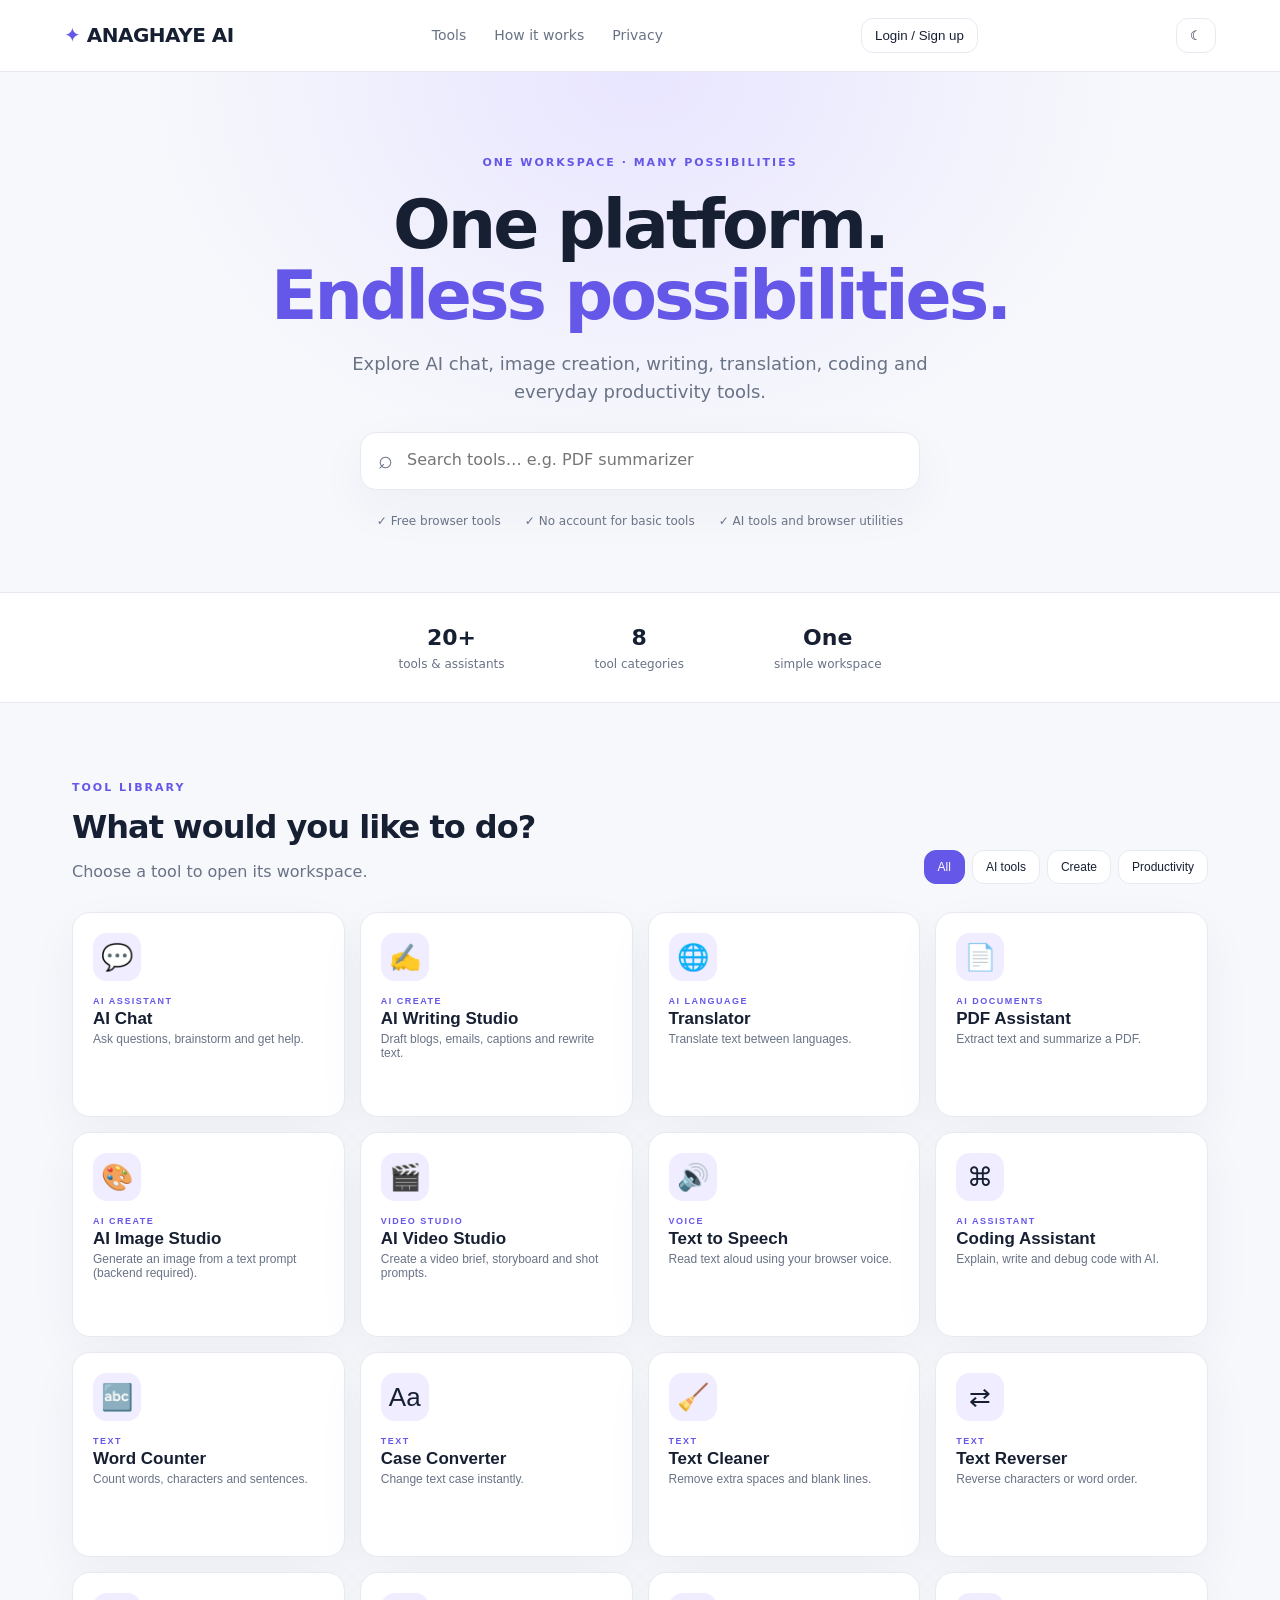
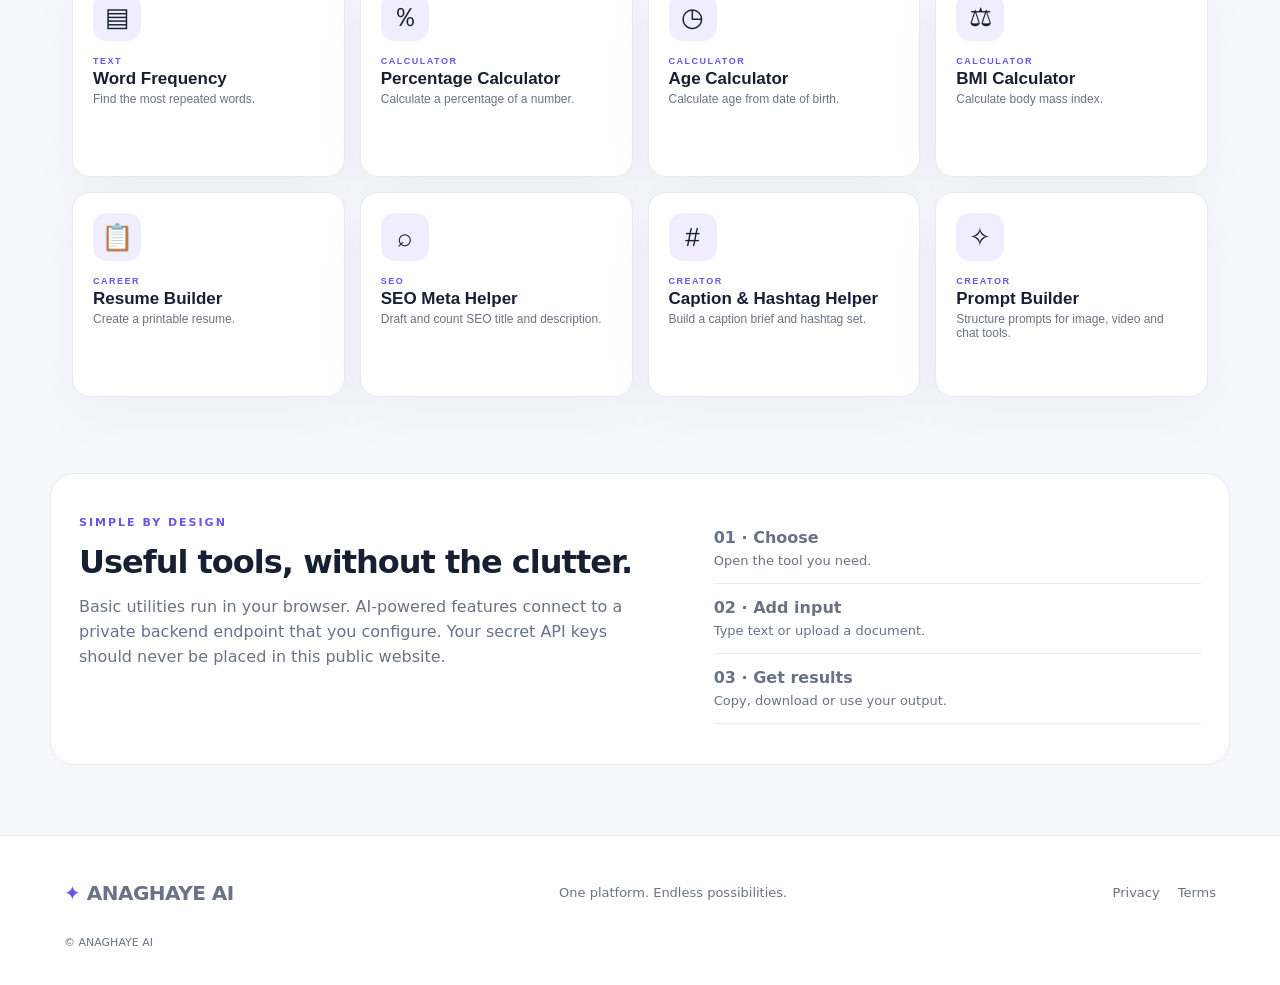
<file: index.html>
<!doctype html>
<html lang="en">
<head>
<meta charset="utf-8">
<meta name="viewport" content="width=device-width,initial-scale=1">
<meta name="description" content="ANAGHAYE AI: an all-in-one platform for AI chat, image generation, writing, translation, coding, PDF assistance and productivity tools.">
<meta name="theme-color" content="#111827">
<title>ANAGHAYE AI — One Platform, Endless Possibilities</title>
<link rel="stylesheet" href="styles.css">

<style>
#accountArea {
  display: flex;
  align-items: center;
}

#accountButton {
  white-space: nowrap;
}

.cloud-chat-layout {
  display: grid;
  grid-template-columns: minmax(170px,230px) minmax(0,1fr);
  gap: 16px;
  align-items: start;
}

.chat-history {
  border: 1px solid var(--line,#ddd);
  border-radius: 12px;
  padding: 10px;
  max-height: 420px;
  overflow: auto;
}

.chat-history-row {
  display: flex;
  gap: 5px;
  align-items: center;
  margin-top: 8px;
  flex-wrap: wrap;
}

.chat-history-row button {
  font-size: 12px;
  padding: 7px 9px;
}

.chat-workspace {
  min-width: 0;
}

#chatHistoryList {
  margin-top: 8px;
}

#authBody .actions {
  display: flex;
  gap: 8px;
  flex-wrap: wrap;
}

#authBody .hint {
  margin-top: 10px;
}

@media(max-width:700px) {
  .cloud-chat-layout {
    grid-template-columns: 1fr;
  }

  .chat-history {
    max-height: 180px;
  }
}
</style>
</head>

<body>

<header class="top">
  <a class="logo" href="#home">✦ <b>ANAGHAYE AI</b></a>

  <nav>
    <a href="#tools">Tools</a>
    <a href="#how">How it works</a>
    <a href="privacy.html">Privacy</a>
  </nav>

  <div id="accountArea">
    <button id="accountButton" class="ghost">Login / Sign up</button>
  </div>

  <button id="theme" class="ghost" aria-label="Toggle theme">☾</button>
</header>

<main id="home">

<section class="hero">
  <div class="eyebrow">ONE WORKSPACE · MANY POSSIBILITIES</div>

  <h1>One platform.<br><span>Endless possibilities.</span></h1>

  <p>Explore AI chat, image creation, writing, translation, coding and everyday productivity tools.</p>

  <div class="search">
    <span>⌕</span>
    <input id="search" placeholder="Search tools… e.g. PDF summarizer" aria-label="Search tools">
  </div>

  <div class="hero-tags">
    <span>✓ Free browser tools</span>
    <span>✓ No account for basic tools</span>
    <span>✓ AI tools and browser utilities</span>
  </div>
</section>

<section class="stats">
  <div><b>20+</b><span>tools & assistants</span></div>
  <div><b>8</b><span>tool categories</span></div>
  <div><b>One</b><span>simple workspace</span></div>
</section>

<section id="tools" class="section">

  <div class="section-head">
    <div>
      <div class="eyebrow dark">TOOL LIBRARY</div>
      <h2>What would you like to do?</h2>
      <p>Choose a tool to open its workspace.</p>
    </div>

    <div class="filters">
      <button class="active" data-filter="all">All</button>
      <button data-filter="ai">AI tools</button>
      <button data-filter="create">Create</button>
      <button data-filter="productivity">Productivity</button>
    </div>
  </div>

  <div id="grid" class="grid">

    <button class="tile" data-id="chat" data-cat="ai" data-key="chat assistant ask questions brainstorm">
      <i>💬</i><small>AI ASSISTANT</small><b>AI Chat</b>
      <span>Ask questions, brainstorm and get help.</span>
    </button>

    <button class="tile" data-id="writer" data-cat="ai create" data-key="writer blog email social post rewrite">
      <i>✍️</i><small>AI CREATE</small><b>AI Writing Studio</b>
      <span>Draft blogs, emails, captions and rewrite text.</span>
    </button>

    <button class="tile" data-id="translator" data-cat="ai productivity" data-key="translate language hindi english">
      <i>🌐</i><small>AI LANGUAGE</small><b>Translator</b>
      <span>Translate text between languages.</span>
    </button>

    <button class="tile" data-id="pdf" data-cat="ai productivity" data-key="pdf summarize document reader">
      <i>📄</i><small>AI DOCUMENTS</small><b>PDF Assistant</b>
      <span>Extract text and summarize a PDF.</span>
    </button>

    <button class="tile" data-id="image" data-cat="ai create" data-key="image generator text to image art">
      <i>🎨</i><small>AI CREATE</small><b>AI Image Studio</b>
      <span>Generate an image from a text prompt (backend required).</span>
    </button>

    <button class="tile" data-id="video" data-cat="create" data-key="video generator script storyboard prompt">
      <i>🎬</i><small>VIDEO STUDIO</small><b>AI Video Studio</b>
      <span>Create a video brief, storyboard and shot prompts.</span>
    </button>

    <button class="tile" data-id="voice" data-cat="create productivity" data-key="voice text to speech speak aloud">
      <i>🔊</i><small>VOICE</small><b>Text to Speech</b>
      <span>Read text aloud using your browser voice.</span>
    </button>

    <button class="tile" data-id="code" data-cat="ai productivity" data-key="coding assistant html css javascript debug">
      <i>⌘</i><small>AI ASSISTANT</small><b>Coding Assistant</b>
      <span>Explain, write and debug code with AI.</span>
    </button>

    <button class="tile" data-id="word" data-cat="productivity" data-key="word counter characters sentences">
      <i>🔤</i><small>TEXT</small><b>Word Counter</b>
      <span>Count words, characters and sentences.</span>
    </button>

    <button class="tile" data-id="case" data-cat="productivity" data-key="case converter uppercase lowercase">
      <i>Aa</i><small>TEXT</small><b>Case Converter</b>
      <span>Change text case instantly.</span>
    </button>

    <button class="tile" data-id="clean" data-cat="productivity" data-key="text cleaner whitespace clean">
      <i>🧹</i><small>TEXT</small><b>Text Cleaner</b>
      <span>Remove extra spaces and blank lines.</span>
    </button>

    <button class="tile" data-id="reverse" data-cat="productivity" data-key="reverse text words">
      <i>⇄</i><small>TEXT</small><b>Text Reverser</b>
      <span>Reverse characters or word order.</span>
    </button>

    <button class="tile" data-id="frequency" data-cat="productivity" data-key="word frequency repeated words">
      <i>▤</i><small>TEXT</small><b>Word Frequency</b>
      <span>Find the most repeated words.</span>
    </button>

    <button class="tile" data-id="percentage" data-cat="productivity" data-key="percentage calculator percent">
      <i>％</i><small>CALCULATOR</small><b>Percentage Calculator</b>
      <span>Calculate a percentage of a number.</span>
    </button>

    <button class="tile" data-id="age" data-cat="productivity" data-key="age calculator date birth">
      <i>◷</i><small>CALCULATOR</small><b>Age Calculator</b>
      <span>Calculate age from date of birth.</span>
    </button>

    <button class="tile" data-id="bmi" data-cat="productivity" data-key="bmi calculator body mass index">
      <i>⚖</i><small>CALCULATOR</small><b>BMI Calculator</b>
      <span>Calculate body mass index.</span>
    </button>

    <button class="tile" data-id="resume" data-cat="create productivity" data-key="resume cv builder printable">
      <i>📋</i><small>CAREER</small><b>Resume Builder</b>
      <span>Create a printable resume.</span>
    </button>

    <button class="tile" data-id="seo" data-cat="create productivity" data-key="seo meta title description">
      <i>⌕</i><small>SEO</small><b>SEO Meta Helper</b>
      <span>Draft and count SEO title and description.</span>
    </button>

    <button class="tile" data-id="caption" data-cat="create" data-key="caption social instagram youtube">
      <i>#</i><small>CREATOR</small><b>Caption & Hashtag Helper</b>
      <span>Build a caption brief and hashtag set.</span>
    </button>

    <button class="tile" data-id="prompt" data-cat="create" data-key="prompt builder image video chatgpt">
      <i>✧</i><small>CREATOR</small><b>Prompt Builder</b>
      <span>Structure prompts for image, video and chat tools.</span>
    </button>

  </div>

  <p id="empty" class="empty hidden">No matching tools. Try another search.</p>

</section>

<section id="how" class="how">
  <div>
    <div class="eyebrow dark">SIMPLE BY DESIGN</div>
    <h2>Useful tools, without the clutter.</h2>
    <p>Basic utilities run in your browser. AI-powered features connect to a private backend endpoint that you configure. Your secret API keys should never be placed in this public website.</p>
  </div>

  <div class="how-list">
    <p><b>01 · Choose</b><span>Open the tool you need.</span></p>
    <p><b>02 · Add input</b><span>Type text or upload a document.</span></p>
    <p><b>03 · Get results</b><span>Copy, download or use your output.</span></p>
  </div>
</section>

</main>

<footer>
  <a class="logo" href="#home">✦ <b>ANAGHAYE AI</b></a>
  <p>One platform. Endless possibilities.</p>

  <div>
    <a href="privacy.html">Privacy</a>
    <a href="terms.html">Terms</a>
  </div>

  <small>© <span id="year"></span> ANAGHAYE AI</small>
</footer>

<!-- ACCOUNT LOGIN / SIGNUP MODAL -->
<div id="authModal" class="overlay hidden" role="dialog" aria-modal="true" aria-labelledby="authTitle">
  <div class="dialog">

    <div class="dialog-head">
      <div>
        <small>ANAGHAYE AI ACCOUNT</small>
        <h2 id="authTitle">Welcome</h2>
      </div>

      <button id="authClose" class="close" aria-label="Close">×</button>
    </div>

    <div id="authBody"></div>

  </div>
</div>

<!-- EXISTING TOOL MODAL -->
<div id="modal" class="overlay hidden" role="dialog" aria-modal="true" aria-labelledby="modalTitle">
  <div class="dialog">

    <div class="dialog-head">
      <div>
        <small id="modalTag">TOOL</small>
        <h2 id="modalTitle">Tool</h2>
      </div>

      <button id="close" class="close" aria-label="Close">×</button>
    </div>

    <div id="body"></div>

  </div>
</div>

<div id="toast" class="toast" role="status"></div>

<script src="app.js"></script>

</body>
</html>
</file>
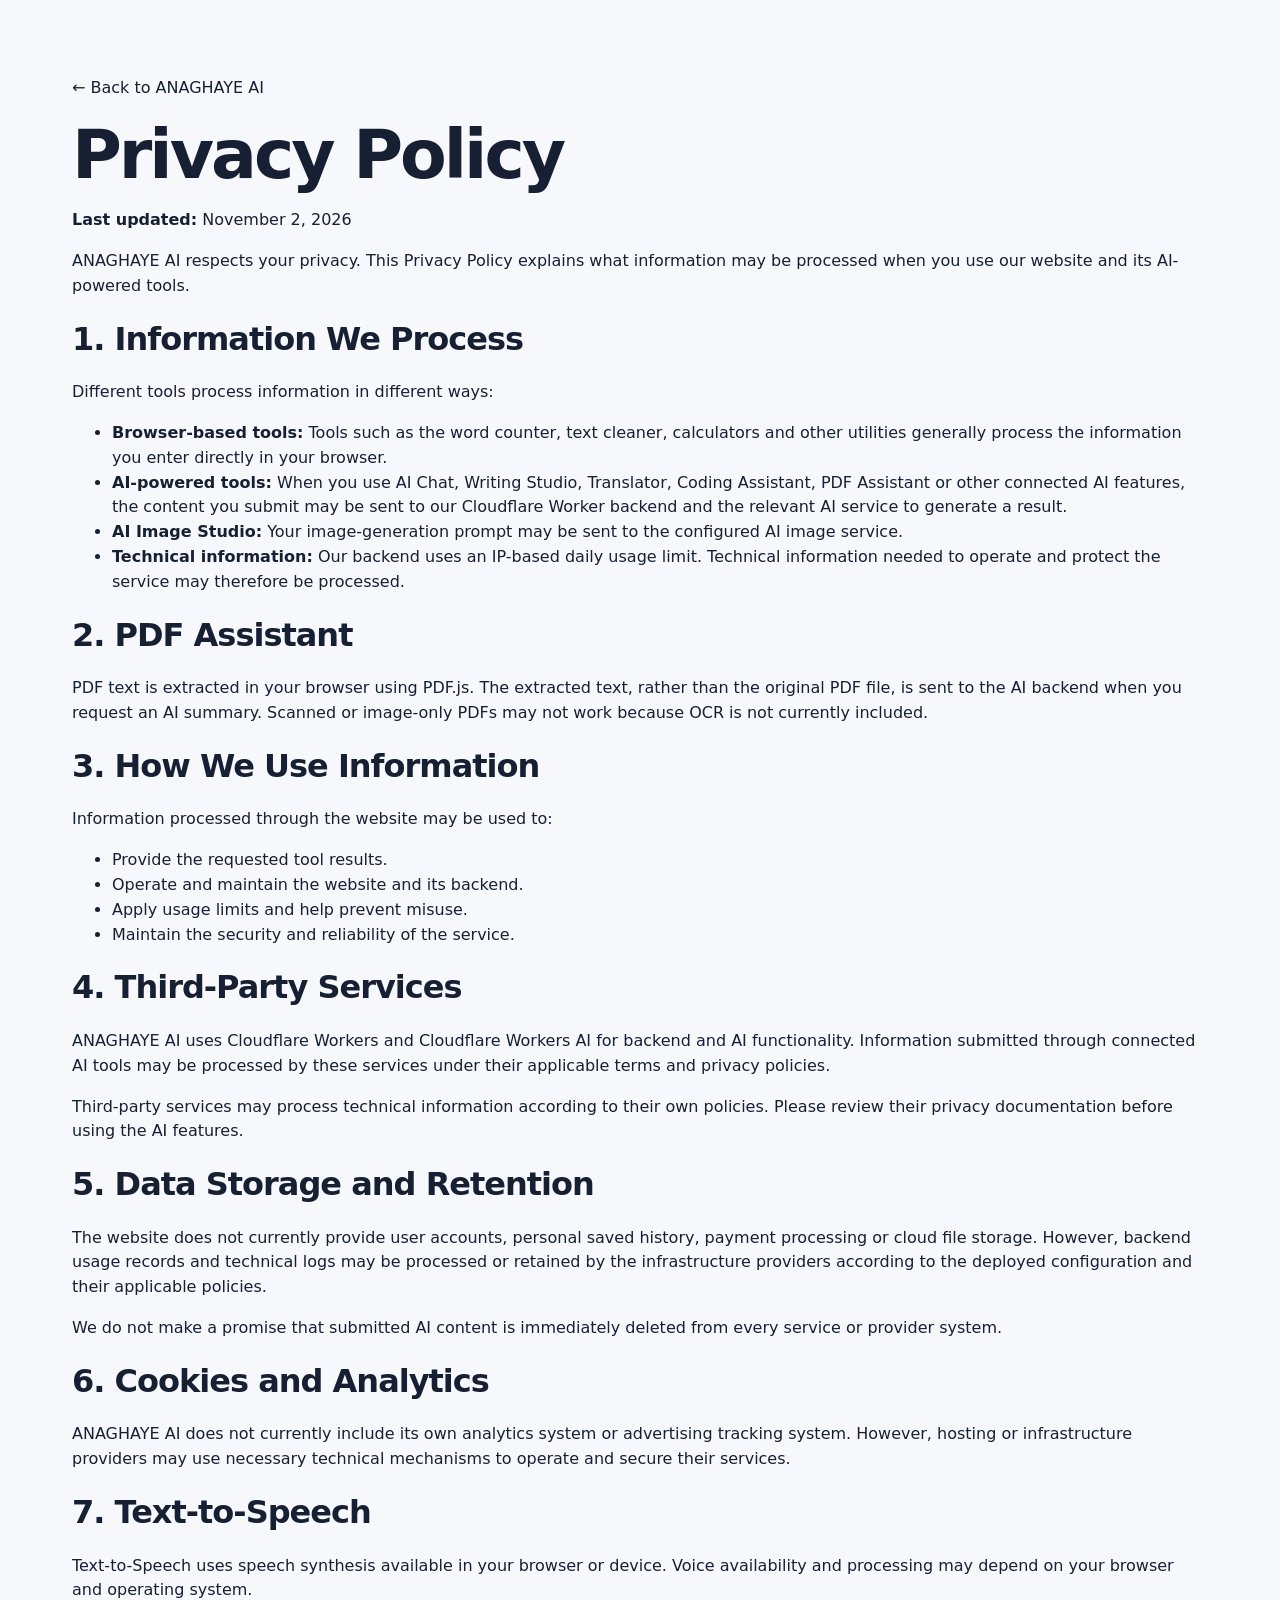
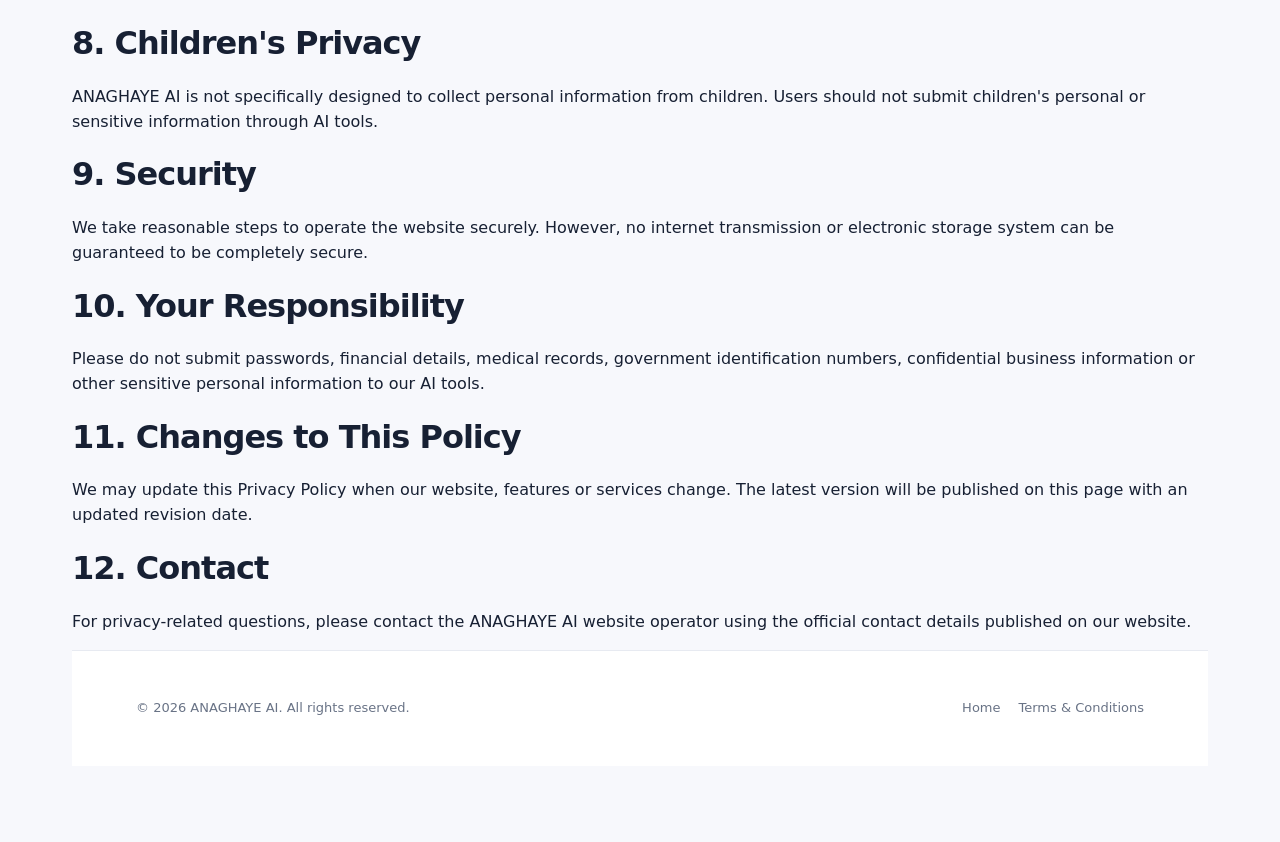
<file: privacy.html>
<!doctype html>
<html lang="en">
<head>
  <meta charset="utf-8">
  <meta name="viewport" content="width=device-width, initial-scale=1">
  <meta name="description" content="Privacy Policy for ANAGHAYE AI. Learn how information is processed when using our AI tools.">
  <title>Privacy Policy — ANAGHAYE AI</title>
  <link rel="stylesheet" href="styles.css">
</head>
<body>
  <main class="section">
    <a href="index.html">← Back to ANAGHAYE AI</a>

    <h1>Privacy Policy</h1>
    <p><strong>Last updated:</strong> November 2, 2026</p>

    <p>
      ANAGHAYE AI respects your privacy. This Privacy Policy explains
      what information may be processed when you use our website and
      its AI-powered tools.
    </p>

    <h2>1. Information We Process</h2>
    <p>
      Different tools process information in different ways:
    </p>
    <ul>
      <li>
        <strong>Browser-based tools:</strong> Tools such as the word
        counter, text cleaner, calculators and other utilities generally
        process the information you enter directly in your browser.
      </li>
      <li>
        <strong>AI-powered tools:</strong> When you use AI Chat,
        Writing Studio, Translator, Coding Assistant, PDF Assistant
        or other connected AI features, the content you submit may be
        sent to our Cloudflare Worker backend and the relevant AI service
        to generate a result.
      </li>
      <li>
        <strong>AI Image Studio:</strong> Your image-generation prompt
        may be sent to the configured AI image service.
      </li>
      <li>
        <strong>Technical information:</strong> Our backend uses an
        IP-based daily usage limit. Technical information needed to
        operate and protect the service may therefore be processed.
      </li>
    </ul>

    <h2>2. PDF Assistant</h2>
    <p>
      PDF text is extracted in your browser using PDF.js. The extracted
      text, rather than the original PDF file, is sent to the AI backend
      when you request an AI summary. Scanned or image-only PDFs may
      not work because OCR is not currently included.
    </p>

    <h2>3. How We Use Information</h2>
    <p>Information processed through the website may be used to:</p>
    <ul>
      <li>Provide the requested tool results.</li>
      <li>Operate and maintain the website and its backend.</li>
      <li>Apply usage limits and help prevent misuse.</li>
      <li>Maintain the security and reliability of the service.</li>
    </ul>

    <h2>4. Third-Party Services</h2>
    <p>
      ANAGHAYE AI uses Cloudflare Workers and Cloudflare Workers AI
      for backend and AI functionality. Information submitted through
      connected AI tools may be processed by these services under
      their applicable terms and privacy policies.
    </p>
    <p>
      Third-party services may process technical information according
      to their own policies. Please review their privacy documentation
      before using the AI features.
    </p>

    <h2>5. Data Storage and Retention</h2>
    <p>
      The website does not currently provide user accounts, personal
      saved history, payment processing or cloud file storage.
      However, backend usage records and technical logs may be
      processed or retained by the infrastructure providers according
      to the deployed configuration and their applicable policies.
    </p>
    <p>
      We do not make a promise that submitted AI content is immediately
      deleted from every service or provider system.
    </p>

    <h2>6. Cookies and Analytics</h2>
    <p>
      ANAGHAYE AI does not currently include its own analytics system
      or advertising tracking system. However, hosting or infrastructure
      providers may use necessary technical mechanisms to operate and
      secure their services.
    </p>

    <h2>7. Text-to-Speech</h2>
    <p>
      Text-to-Speech uses speech synthesis available in your browser
      or device. Voice availability and processing may depend on
      your browser and operating system.
    </p>

    <h2>8. Children's Privacy</h2>
    <p>
      ANAGHAYE AI is not specifically designed to collect personal
      information from children. Users should not submit children's
      personal or sensitive information through AI tools.
    </p>

    <h2>9. Security</h2>
    <p>
      We take reasonable steps to operate the website securely.
      However, no internet transmission or electronic storage system
      can be guaranteed to be completely secure.
    </p>

    <h2>10. Your Responsibility</h2>
    <p>
      Please do not submit passwords, financial details, medical
      records, government identification numbers, confidential
      business information or other sensitive personal information
      to our AI tools.
    </p>

    <h2>11. Changes to This Policy</h2>
    <p>
      We may update this Privacy Policy when our website, features
      or services change. The latest version will be published on
      this page with an updated revision date.
    </p>

    <h2>12. Contact</h2>
    <p>
      For privacy-related questions, please contact the ANAGHAYE AI
      website operator using the official contact details published
      on our website.
    </p>

    <footer>
      <p>© 2026 ANAGHAYE AI. All rights reserved.</p>
      <div>
        <a href="index.html">Home</a>
        <a href="terms.html">Terms & Conditions</a>
      </div>
    </footer>
  </main>
</body>
</html>
</file>
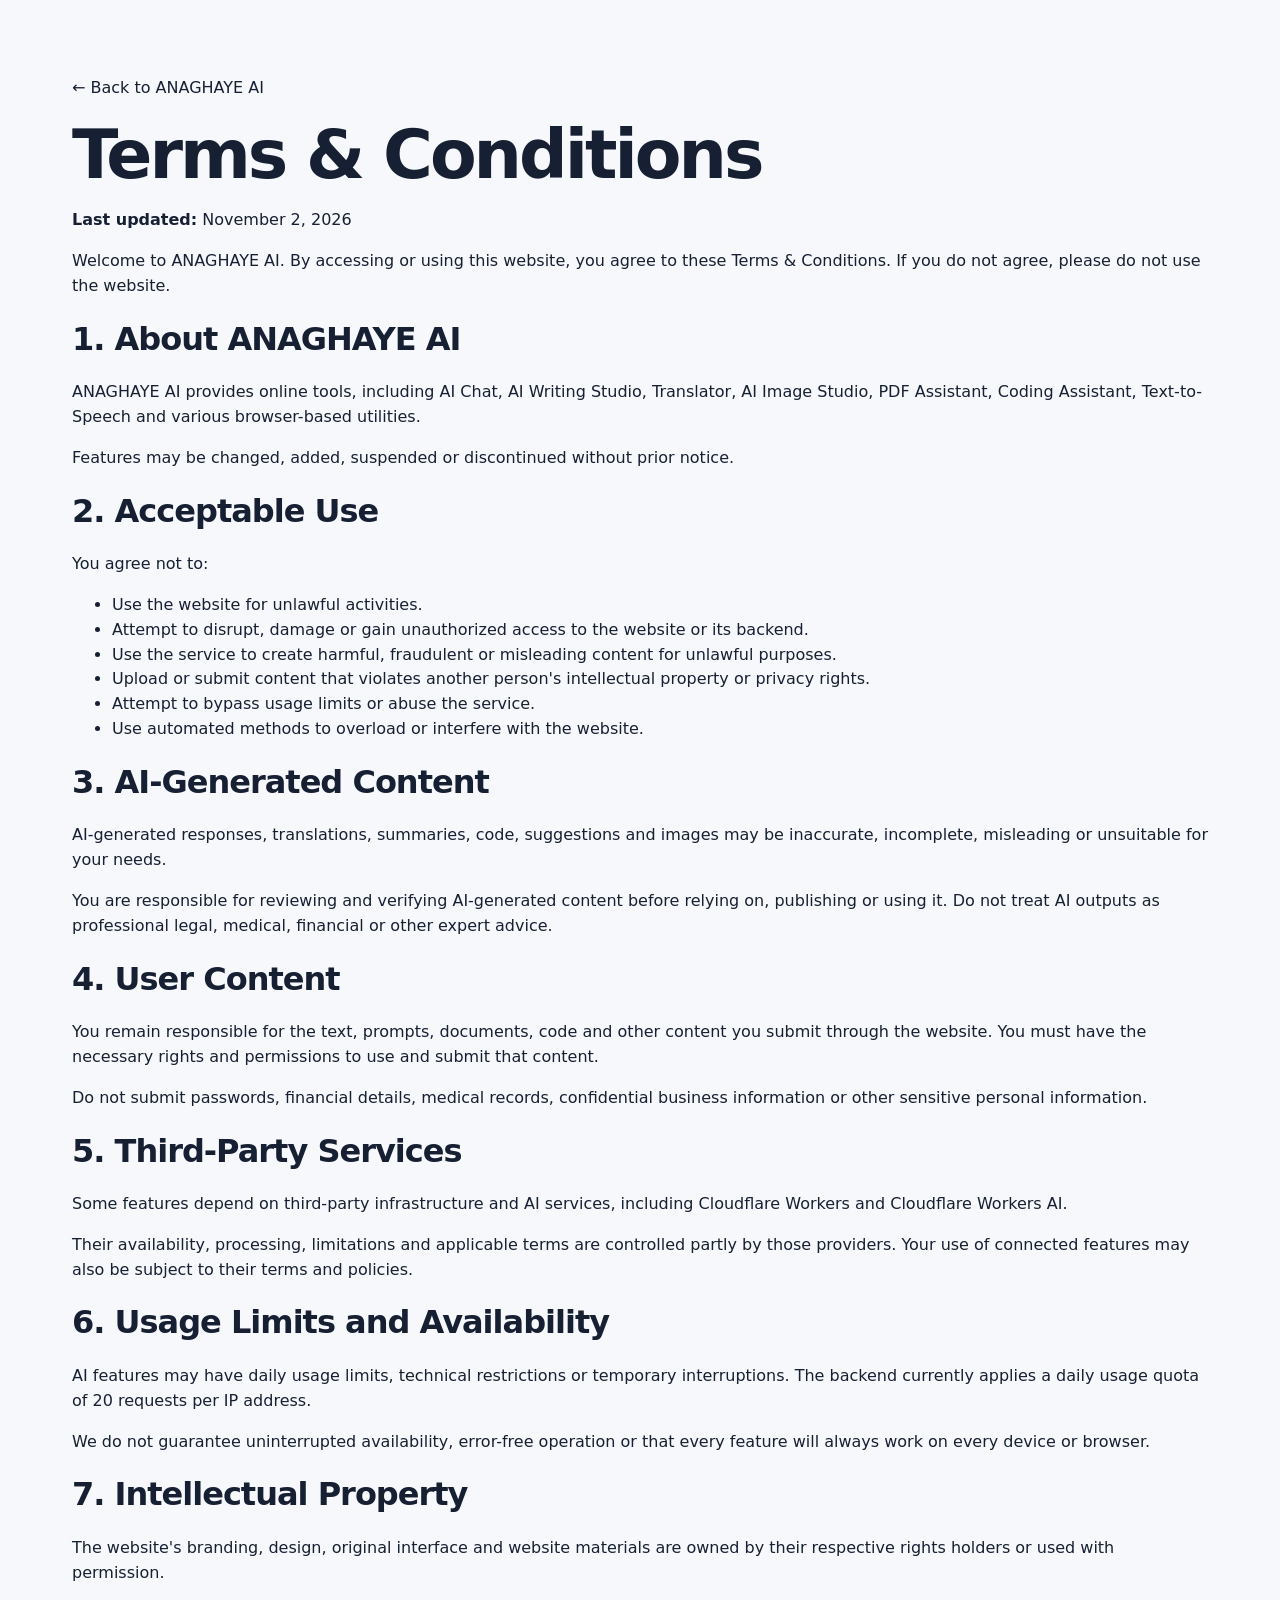
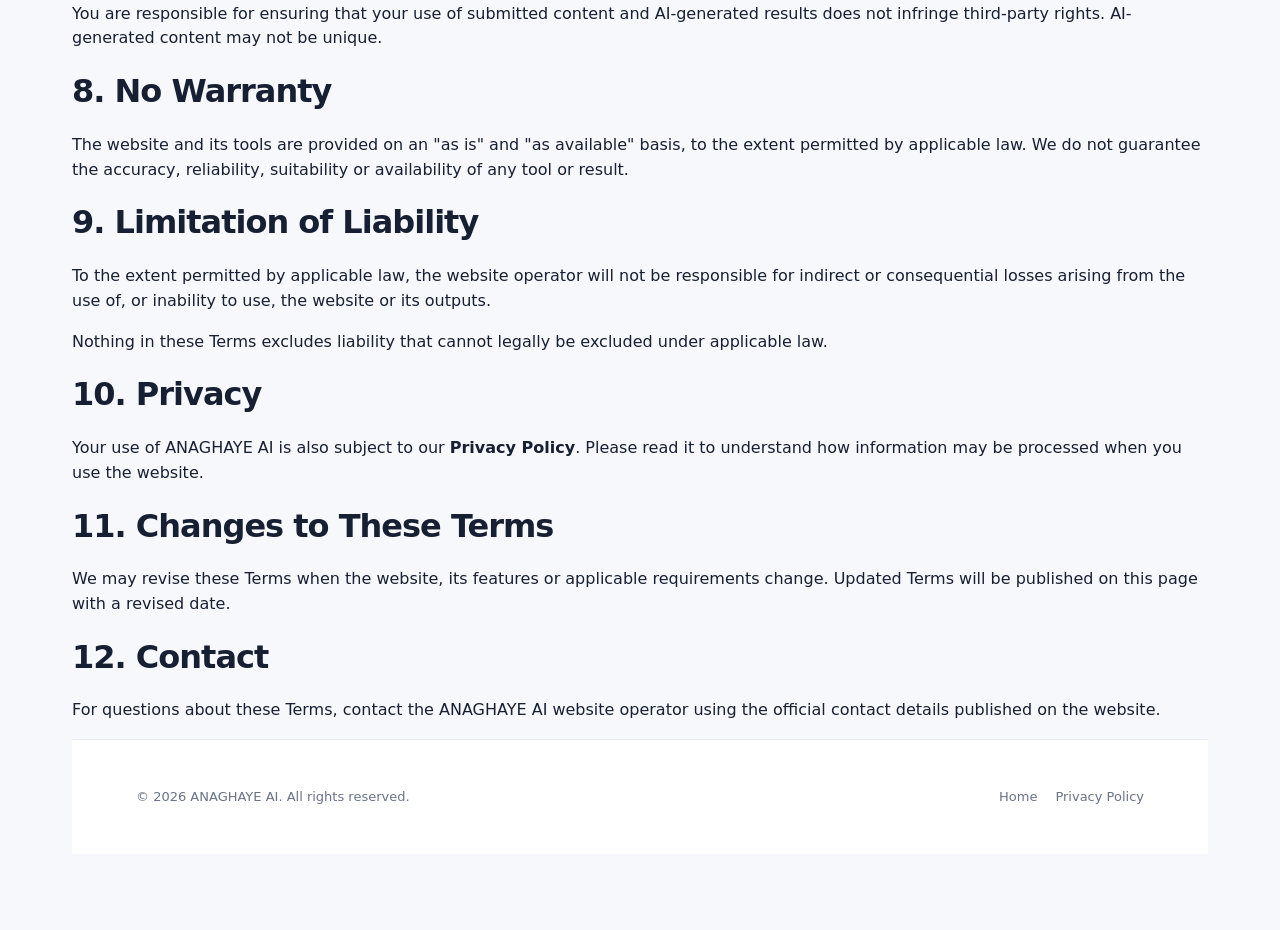
<file: terms.html>
<!doctype html>
<html lang="en">
<head>
  <meta charset="utf-8">
  <meta name="viewport" content="width=device-width, initial-scale=1">
  <meta name="description" content="Terms and Conditions for using ANAGHAYE AI tools and services.">
  <title>Terms & Conditions — ANAGHAYE AI</title>
  <link rel="stylesheet" href="styles.css">
</head>
<body>
  <main class="section">
    <a href="index.html">← Back to ANAGHAYE AI</a>

    <h1>Terms & Conditions</h1>
    <p><strong>Last updated:</strong> November 2, 2026</p>

    <p>
      Welcome to ANAGHAYE AI. By accessing or using this website,
      you agree to these Terms & Conditions. If you do not agree,
      please do not use the website.
    </p>

    <h2>1. About ANAGHAYE AI</h2>
    <p>
      ANAGHAYE AI provides online tools, including AI Chat,
      AI Writing Studio, Translator, AI Image Studio, PDF Assistant,
      Coding Assistant, Text-to-Speech and various browser-based
      utilities.
    </p>
    <p>
      Features may be changed, added, suspended or discontinued
      without prior notice.
    </p>

    <h2>2. Acceptable Use</h2>
    <p>You agree not to:</p>
    <ul>
      <li>Use the website for unlawful activities.</li>
      <li>Attempt to disrupt, damage or gain unauthorized access
        to the website or its backend.</li>
      <li>Use the service to create harmful, fraudulent or misleading
        content for unlawful purposes.</li>
      <li>Upload or submit content that violates another person's
        intellectual property or privacy rights.</li>
      <li>Attempt to bypass usage limits or abuse the service.</li>
      <li>Use automated methods to overload or interfere with
        the website.</li>
    </ul>

    <h2>3. AI-Generated Content</h2>
    <p>
      AI-generated responses, translations, summaries, code,
      suggestions and images may be inaccurate, incomplete,
      misleading or unsuitable for your needs.
    </p>
    <p>
      You are responsible for reviewing and verifying AI-generated
      content before relying on, publishing or using it.
      Do not treat AI outputs as professional legal, medical,
      financial or other expert advice.
    </p>

    <h2>4. User Content</h2>
    <p>
      You remain responsible for the text, prompts, documents,
      code and other content you submit through the website.
      You must have the necessary rights and permissions to
      use and submit that content.
    </p>
    <p>
      Do not submit passwords, financial details, medical records,
      confidential business information or other sensitive
      personal information.
    </p>

    <h2>5. Third-Party Services</h2>
    <p>
      Some features depend on third-party infrastructure and
      AI services, including Cloudflare Workers and Cloudflare
      Workers AI.
    </p>
    <p>
      Their availability, processing, limitations and applicable
      terms are controlled partly by those providers. Your use
      of connected features may also be subject to their terms
      and policies.
    </p>

    <h2>6. Usage Limits and Availability</h2>
    <p>
      AI features may have daily usage limits, technical restrictions
      or temporary interruptions. The backend currently applies
      a daily usage quota of 20 requests per IP address.
    </p>
    <p>
      We do not guarantee uninterrupted availability, error-free
      operation or that every feature will always work on every
      device or browser.
    </p>

    <h2>7. Intellectual Property</h2>
    <p>
      The website's branding, design, original interface and
      website materials are owned by their respective rights
      holders or used with permission.
    </p>
    <p>
      You are responsible for ensuring that your use of submitted
      content and AI-generated results does not infringe third-party
      rights. AI-generated content may not be unique.
    </p>

    <h2>8. No Warranty</h2>
    <p>
      The website and its tools are provided on an "as is" and
      "as available" basis, to the extent permitted by applicable law.
      We do not guarantee the accuracy, reliability, suitability
      or availability of any tool or result.
    </p>

    <h2>9. Limitation of Liability</h2>
    <p>
      To the extent permitted by applicable law, the website
      operator will not be responsible for indirect or consequential
      losses arising from the use of, or inability to use,
      the website or its outputs.
    </p>
    <p>
      Nothing in these Terms excludes liability that cannot
      legally be excluded under applicable law.
    </p>

    <h2>10. Privacy</h2>
    <p>
      Your use of ANAGHAYE AI is also subject to our
      <a href="privacy.html"><strong>Privacy Policy</strong></a>.
      Please read it to understand how information may be processed
      when you use the website.
    </p>

    <h2>11. Changes to These Terms</h2>
    <p>
      We may revise these Terms when the website, its features
      or applicable requirements change. Updated Terms will be
      published on this page with a revised date.
    </p>

    <h2>12. Contact</h2>
    <p>
      For questions about these Terms, contact the ANAGHAYE AI
      website operator using the official contact details
      published on the website.
    </p>

    <footer>
      <p>© 2026 ANAGHAYE AI. All rights reserved.</p>
      <div>
        <a href="index.html">Home</a>
        <a href="privacy.html">Privacy Policy</a>
      </div>
    </footer>
  </main>
</body>
</html>
</file>
<file: styles.css>
:root{--bg:#f7f8fc;--card:#fff;--ink:#172033;--muted:#697386;--line:#e7eaf1;--accent:#6557e8;--soft:#efedff;--shadow:0 18px 50px #1b24500c}
*{box-sizing:border-box}
body{margin:0;background:var(--bg);color:var(--ink);font:16px/1.55 Inter,ui-sans-serif,system-ui,-apple-system,Segoe UI,sans-serif}
body.dark{--bg:#101522;--card:#192235;--ink:#f4f6fb;--muted:#aab4c6;--line:#303a4e;--soft:#29264a;--shadow:0 18px 50px #0003}
a{color:inherit;text-decoration:none}
.top{height:72px;display:flex;align-items:center;justify-content:space-between;padding:0 max(5vw,22px);border-bottom:1px solid var(--line);background:var(--card)}
.logo{font-size:20px;font-weight:700;letter-spacing:-.5px}
.logo:first-letter{color:var(--accent)}
nav{display:flex;gap:28px;color:var(--muted);font-size:14px}
.ghost,.filters button,.close{border:1px solid var(--line);background:var(--card);color:var(--ink);border-radius:12px;padding:9px 13px;cursor:pointer}
.hero{padding:82px 20px 62px;text-align:center;background:radial-gradient(ellipse at 50% 0%,#e8e5ff 0,transparent 55%)}
body.dark .hero{background:radial-gradient(ellipse at 50% 0%,#2c2854 0,transparent 55%)}
.eyebrow{font-size:11px;font-weight:800;letter-spacing:2px;color:var(--accent)}
h1{font-size:clamp(40px,6vw,68px);line-height:1.05;letter-spacing:-3px;margin:18px 0}
h1 span{color:var(--accent)}
.hero p{color:var(--muted);font-size:18px;margin:0 auto 26px;max-width:650px}
.search{margin:auto;max-width:560px;background:var(--card);border:1px solid var(--line);box-shadow:var(--shadow);border-radius:16px;display:flex;align-items:center;padding:0 17px;gap:12px;height:58px}
.search span{font-size:25px;color:var(--muted)}
.search input{border:0;outline:0;background:transparent;color:var(--ink);width:100%;font:inherit}
.hero-tags{display:flex;justify-content:center;gap:24px;flex-wrap:wrap;color:var(--muted);font-size:12px;margin-top:22px}
.stats{display:flex;justify-content:center;gap:90px;padding:28px 15px;border-block:1px solid var(--line);background:var(--card)}
.stats div{display:grid;text-align:center}
.stats b{font-size:22px}
.stats span{font-size:12px;color:var(--muted)}
.section{max-width:1180px;margin:auto;padding:76px 22px}
.section-head{display:flex;align-items:end;justify-content:space-between;gap:20px;margin-bottom:28px}
.dark{color:var(--accent)}
h2{font-size:32px;letter-spacing:-1px;margin:7px 0}
.section-head p,.how p{color:var(--muted);margin:0}
.filters{display:flex;gap:7px;flex-wrap:wrap}
.filters button{font-size:12px}
.filters button.active{background:var(--accent);color:white;border-color:var(--accent)}
.grid{display:grid;grid-template-columns:repeat(4,1fr);gap:15px}
.tile{background:var(--card);color:var(--ink);border:1px solid var(--line);border-radius:18px;padding:20px;text-align:left;display:flex;flex-direction:column;align-items:flex-start;min-height:205px;cursor:pointer;box-shadow:var(--shadow);transition:.18s}
.tile:hover{transform:translateY(-4px);border-color:#b8b0ff}
.tile i{font-style:normal;font-size:26px;width:48px;height:48px;display:grid;place-items:center;background:var(--soft);border-radius:14px;margin-bottom:15px}
.tile small{font-size:9px;letter-spacing:1.5px;color:var(--accent);font-weight:800}
.tile b{font-size:17px;margin:3px 0}
.tile span{font-size:12px;color:var(--muted)}
.empty{text-align:center;color:var(--muted)}
.hidden{display:none!important}
.how{max-width:1180px;margin:0 auto 70px;padding:40px 28px;background:var(--card);border:1px solid var(--line);border-radius:24px;display:grid;grid-template-columns:1.2fr 1fr;gap:50px}
.how-list p{border-bottom:1px solid var(--line);padding:12px 0;display:flex;flex-direction:column}
.how-list span{font-size:13px}
footer{padding:34px 5vw;background:var(--card);border-top:1px solid var(--line);display:flex;align-items:center;justify-content:space-between;gap:18px;flex-wrap:wrap;color:var(--muted)}
footer p{font-size:13px}
footer div{display:flex;gap:18px;font-size:13px}
footer small{width:100%;font-size:11px}
.overlay{position:fixed;inset:0;background:#11182799;display:grid;place-items:center;padding:18px;z-index:5}
.dialog{width:min(720px,100%);max-height:90vh;overflow:auto;background:var(--card);border-radius:22px;padding:24px;box-shadow:0 30px 100px #0004}
.dialog-head{display:flex;justify-content:space-between;align-items:start;border-bottom:1px solid var(--line);padding-bottom:14px;margin-bottom:18px}
.dialog-head small{color:var(--accent);font-size:10px;font-weight:800;letter-spacing:1.5px}
.dialog-head h2{margin:3px 0}
.close{font-size:24px;padding:2px 11px}
.field{display:grid;gap:6px;margin:12px 0}
.field label{font-size:13px;font-weight:700}
.field input,.field textarea,.field select{width:100%;border:1px solid var(--line);border-radius:11px;padding:12px;background:var(--bg);color:var(--ink);font:inherit}
.field textarea{min-height:125px;resize:vertical}
.actions{display:flex;gap:9px;flex-wrap:wrap;margin:14px 0}
.primary,.secondary{border:0;border-radius:11px;padding:11px 16px;cursor:pointer;font-weight:700}
.primary{background:var(--accent);color:#fff}
.secondary{background:var(--soft);color:var(--ink)}
.result{white-space:pre-wrap;background:var(--bg);border:1px solid var(--line);border-radius:12px;padding:14px;margin-top:12px;min-height:45px;overflow-wrap:anywhere}
.hint{font-size:12px;color:var(--muted)}
.toast{position:fixed;bottom:20px;left:50%;transform:translateX(-50%);background:#172033;color:#fff;padding:10px 16px;border-radius:12px;opacity:0;pointer-events:none;transition:.2s;z-index:9}
.toast.show{opacity:1}

@media(max-width:900px){
.grid{grid-template-columns:repeat(3,1fr)}
.stats{gap:35px}
}

@media(max-width:650px){
.top{height:auto;min-height:72px;flex-wrap:wrap;justify-content:center;gap:12px;padding:14px 18px}
.top nav{display:flex;width:100%;justify-content:center;flex-wrap:wrap;gap:12px;font-size:12px}
.hero{padding:60px 18px}
.hero-tags{gap:10px}
.stats{gap:20px;flex-wrap:wrap}
.section-head{align-items:start;flex-direction:column}
.grid{grid-template-columns:repeat(2,1fr)}
.how{margin:0 15px 40px;grid-template-columns:1fr;gap:12px}
footer{display:grid;grid-template-columns:1fr 1fr}
footer p{grid-column:1/-1}
}

@media(max-width:390px){
.grid{grid-template-columns:1fr}
.tile{min-height:170px}
}
</file>
